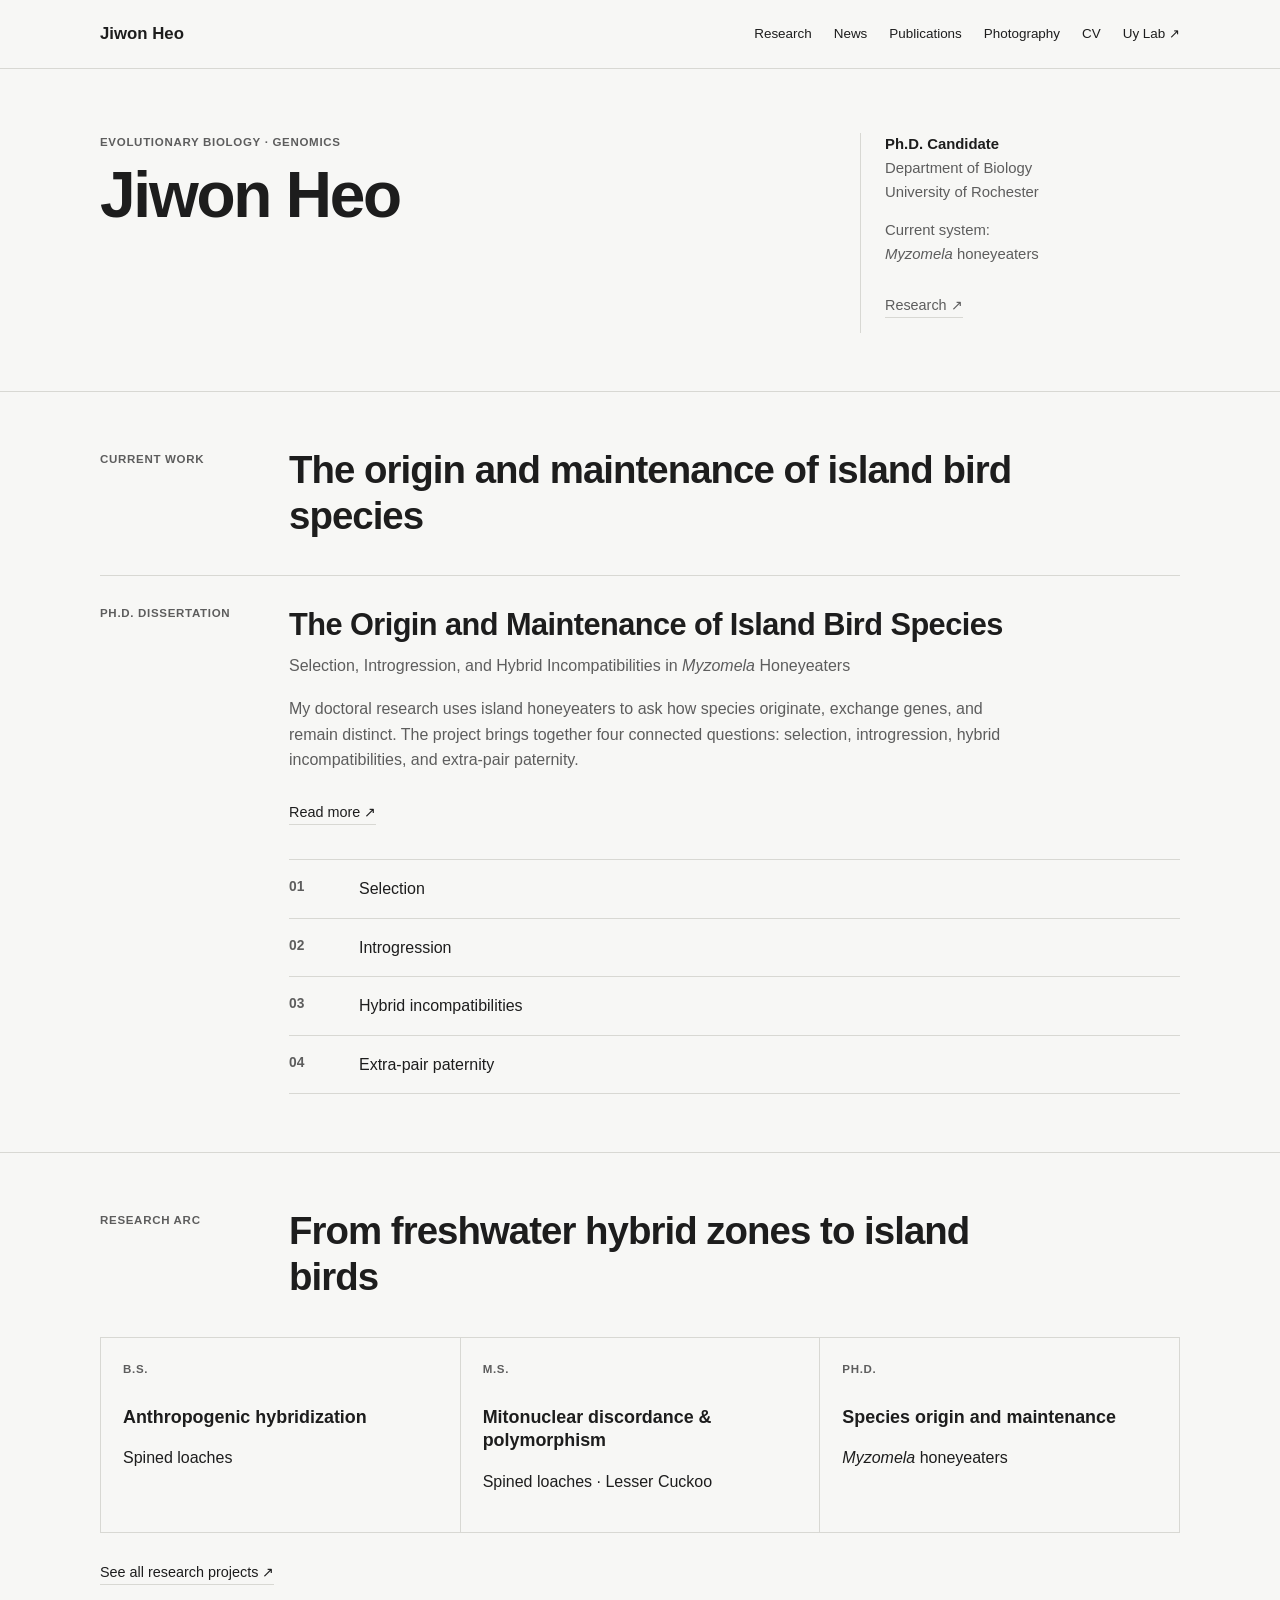
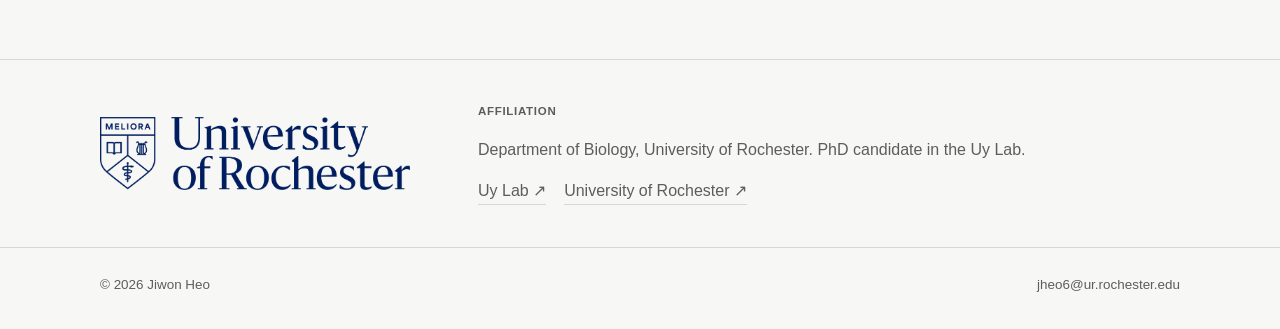
<file: index.html>
<!doctype html>
<html lang="en">
<head>
  <meta charset="utf-8">
  <meta name="viewport" content="width=device-width, initial-scale=1">
  <meta name="description" content="Jiwon Heo — evolutionary biology and genomics.">
  <title>Jiwon Heo</title>
  <link rel="stylesheet" href="style.css">
</head>
<body>
<header class="site-header">
  <div class="shell header-inner">
    <a class="site-name" href="index.html">Jiwon Heo</a>
    <nav aria-label="Primary navigation">
      <a href="research/index.html">Research</a>
      <a href="news/index.html">News</a>
      <a href="publications/index.html">Publications</a>
      <a href="photography/index.html">Photography</a>
      <a href="cv/index.html">CV</a>
      <a class="external" href="https://tropbiolab.org/JACU/" target="_blank" rel="noopener">Uy Lab</a>
    </nav>
  </div>
</header>
<main>

<section class="shell hero">
  <div>
    <div class="kicker">Evolutionary biology · genomics</div>
    <h1>Jiwon Heo</h1>
  </div>
  <aside class="hero-side">
    <p><strong>Ph.D. Candidate</strong><br>Department of Biology<br>University of Rochester</p>
    <p>Current system:<br><em>Myzomela</em> honeyeaters</p>
    <p><a class="text-link" href="research/index.html">Research</a></p>
  </aside>
</section>

<section class="rule-section">
  <div class="shell">
    <div class="section-head">
      <div class="section-label">Current work</div>
      <h2>The origin and maintenance of island bird species</h2>
    </div>

    <div class="current-project">
      <div class="project-meta">Ph.D. dissertation</div>
      <div>
        <h3>The Origin and Maintenance of Island Bird Species</h3>
        <p class="subtitle">Selection, Introgression, and Hybrid Incompatibilities in <em>Myzomela</em> Honeyeaters</p>
        <p class="project-summary">
          My doctoral research uses island honeyeaters to ask how species originate,
          exchange genes, and remain distinct. The project brings together four connected
          questions: selection, introgression, hybrid incompatibilities, and extra-pair paternity.
        </p>
        <a class="read-more" href="research/myzomela/index.html">Read more</a>

        <div class="topic-index" aria-label="PhD research topics">
          <a class="topic-row" href="research/myzomela/index.html#selection">
            <span class="topic-number">01</span><span class="topic-name">Selection</span>
          </a>
          <a class="topic-row" href="research/myzomela/index.html#introgression">
            <span class="topic-number">02</span><span class="topic-name">Introgression</span>
          </a>
          <a class="topic-row" href="research/myzomela/index.html#incompatibilities">
            <span class="topic-number">03</span><span class="topic-name">Hybrid incompatibilities</span>
          </a>
          <a class="topic-row" href="research/myzomela/index.html#epp">
            <span class="topic-number">04</span><span class="topic-name">Extra-pair paternity</span>
          </a>
        </div>
      </div>
    </div>
  </div>
</section>

<section class="rule-section">
  <div class="shell">
    <div class="section-head">
      <div class="section-label">Research arc</div>
      <h2>From freshwater hybrid zones to island birds</h2>
    </div>

    <div class="research-arc">
      <div>
        <div class="field-note">B.S.</div>
        <h3>Anthropogenic hybridization</h3>
        <p>Spined loaches</p>
      </div>
      <div>
        <div class="field-note">M.S.</div>
        <h3>Mitonuclear discordance & polymorphism</h3>
        <p>Spined loaches · Lesser Cuckoo</p>
      </div>
      <div>
        <div class="field-note">Ph.D.</div>
        <h3>Species origin and maintenance</h3>
        <p><em>Myzomela</em> honeyeaters</p>
      </div>
    </div>

    <p><a class="read-more" href="research/index.html">See all research projects</a></p>
  </div>
</section>

</main>
<section class="affiliation">
  <div class="shell affiliation-inner">
    <a href="https://www.rochester.edu/" target="_blank" rel="noopener" aria-label="University of Rochester">
      <img class="ur-logo" src="assets/university-of-rochester-logo.png" alt="University of Rochester">
    </a>
    <div class="affiliation-copy">
      <div class="section-label">Affiliation</div>
      <p>Department of Biology, University of Rochester. PhD candidate in the Uy Lab.</p>
      <div class="affiliation-links">
        <a href="https://tropbiolab.org/JACU/" target="_blank" rel="noopener">Uy Lab ↗</a>
        <a href="https://www.rochester.edu/" target="_blank" rel="noopener">University of Rochester ↗</a>
      </div>
    </div>
  </div>
</section>
<footer class="site-footer">
  <div class="shell footer-inner">
    <span>© 2026 Jiwon Heo</span>
    <a href="mailto:jheo6@ur.rochester.edu">jheo6@ur.rochester.edu</a>
  </div>
</footer>
</body>
</html>
</file>
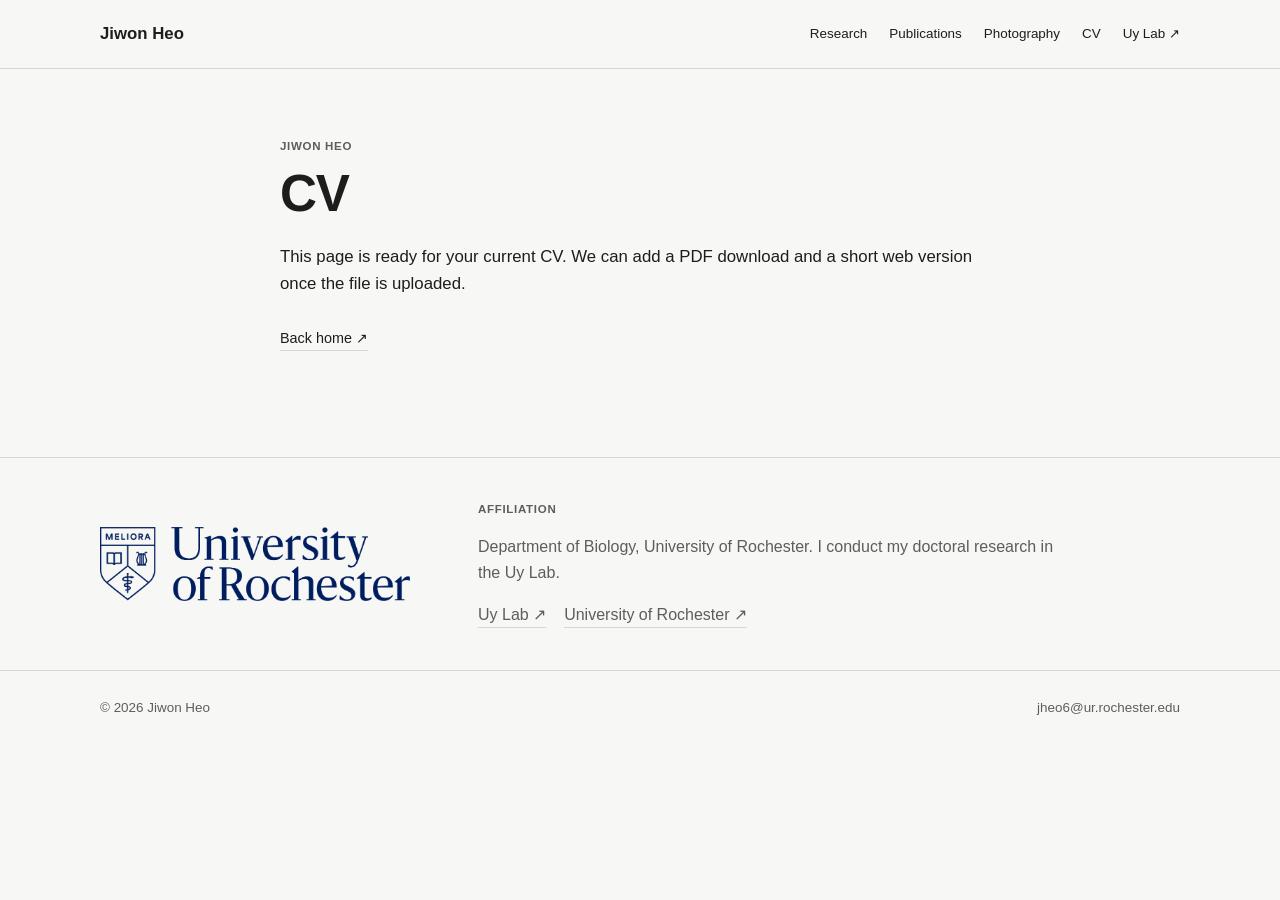
<file: cv/index.html>
<!doctype html>
<html lang="en">
<head>
  <meta charset="utf-8">
  <meta name="viewport" content="width=device-width, initial-scale=1">
  <meta name="description" content="Jiwon Heo — evolutionary biology and genomics.">
  <title>CV — Jiwon Heo</title>
  <link rel="stylesheet" href="../style.css">
</head>
<body>
<header class="site-header">
  <div class="shell header-inner">
    <a class="site-name" href="../index.html">Jiwon Heo</a>
    <nav aria-label="Primary navigation">
      <a href="../research/index.html">Research</a>
      <a href="../publications/index.html">Publications</a>
      <a href="../photography/index.html">Photography</a>
      <a href="../cv/index.html">CV</a>
      <a class="external" href="https://tropbiolab.org/JACU/" target="_blank" rel="noopener">Uy Lab</a>
    </nav>
  </div>
</header>
<main>

<section class="shell placeholder-copy">
  <div class="section-label">Jiwon Heo</div>
  <h1>CV</h1>
  <p class="intro">This page is ready for your current CV. We can add a PDF download and a short web version once the file is uploaded.</p>
  <p><a class="text-link" href="../index.html">Back home</a></p>
</section>

</main>
<section class="affiliation">
  <div class="shell affiliation-inner">
    <a href="https://www.rochester.edu/" target="_blank" rel="noopener" aria-label="University of Rochester">
      <img class="ur-logo" src="../assets/university-of-rochester-logo.png" alt="University of Rochester">
    </a>
    <div class="affiliation-copy">
      <div class="section-label">Affiliation</div>
      <p>Department of Biology, University of Rochester. I conduct my doctoral research in the Uy Lab.</p>
      <div class="affiliation-links">
        <a href="https://tropbiolab.org/JACU/" target="_blank" rel="noopener">Uy Lab ↗</a>
        <a href="https://www.rochester.edu/" target="_blank" rel="noopener">University of Rochester ↗</a>
      </div>
    </div>
  </div>
</section>
<footer class="site-footer">
  <div class="shell footer-inner">
    <span>© 2026 Jiwon Heo</span>
    <a href="mailto:jheo6@ur.rochester.edu">jheo6@ur.rochester.edu</a>
  </div>
</footer>
</body>
</html>
</file>
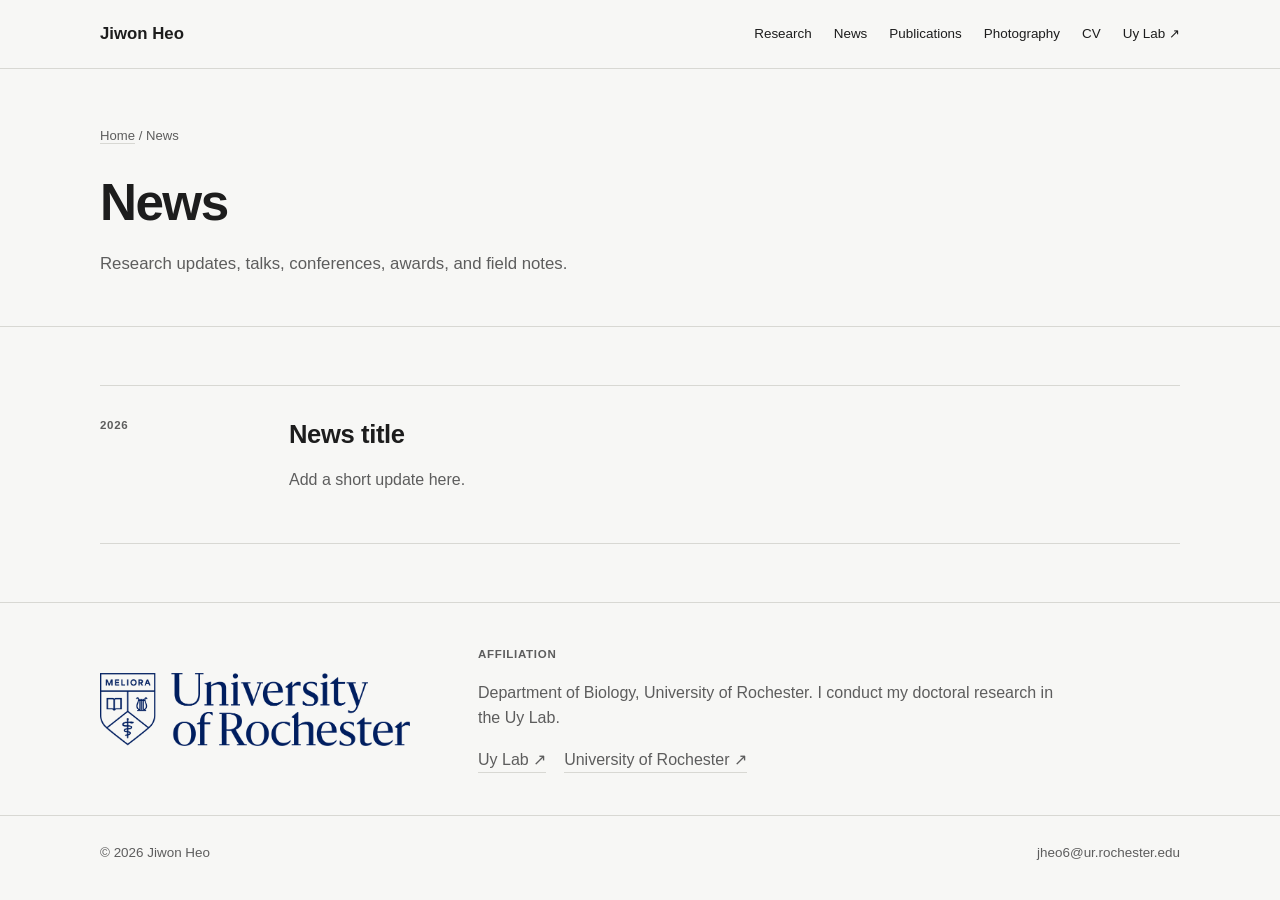
<file: news/index.html>
<!doctype html>
<html lang="en">
<head>
  <meta charset="utf-8">
  <meta name="viewport" content="width=device-width, initial-scale=1">
  <meta name="description" content="News and updates from Jiwon Heo.">
  <title>News — Jiwon Heo</title>
  <link rel="stylesheet" href="../style.css">
</head>
<body>
<header class="site-header">
  <div class="shell header-inner">
    <a class="site-name" href="../index.html">Jiwon Heo</a>
    <nav aria-label="Primary navigation">
      <a href="../research/index.html">Research</a>
      <a href="index.html">News</a>
      <a href="../publications/index.html">Publications</a>
      <a href="../photography/index.html">Photography</a>
      <a href="../cv/index.html">CV</a>
      <a class="external" href="https://tropbiolab.org/JACU/" target="_blank" rel="noopener">Uy Lab</a>
    </nav>
  </div>
</header>

<main>
<section class="shell page-hero">
  <div class="breadcrumb"><a href="../index.html">Home</a> / News</div>
  <h1 class="page-title">News</h1>
  <p class="page-deck">Research updates, talks, conferences, awards, and field notes.</p>
</section>

<section class="rule-section">
  <div class="shell">
    <div class="project-list">
      <article>
        <div class="project-meta">2026</div>
        <div>
          <h3>News title</h3>
          <p>Add a short update here.</p>
        </div>
      </article>
    </div>
  </div>
</section>
</main>

<section class="affiliation">
  <div class="shell affiliation-inner">
    <a href="https://www.rochester.edu/" target="_blank" rel="noopener" aria-label="University of Rochester">
      <img class="ur-logo" src="../assets/university-of-rochester-logo.png" alt="University of Rochester">
    </a>
    <div class="affiliation-copy">
      <div class="section-label">Affiliation</div>
      <p>Department of Biology, University of Rochester. I conduct my doctoral research in the Uy Lab.</p>
      <div class="affiliation-links">
        <a href="https://tropbiolab.org/JACU/" target="_blank" rel="noopener">Uy Lab ↗</a>
        <a href="https://www.rochester.edu/" target="_blank" rel="noopener">University of Rochester ↗</a>
      </div>
    </div>
  </div>
</section>

<footer class="site-footer">
  <div class="shell footer-inner">
    <span>© 2026 Jiwon Heo</span>
    <a href="mailto:jheo6@ur.rochester.edu">jheo6@ur.rochester.edu</a>
  </div>
</footer>
</body>
</html>
</file>
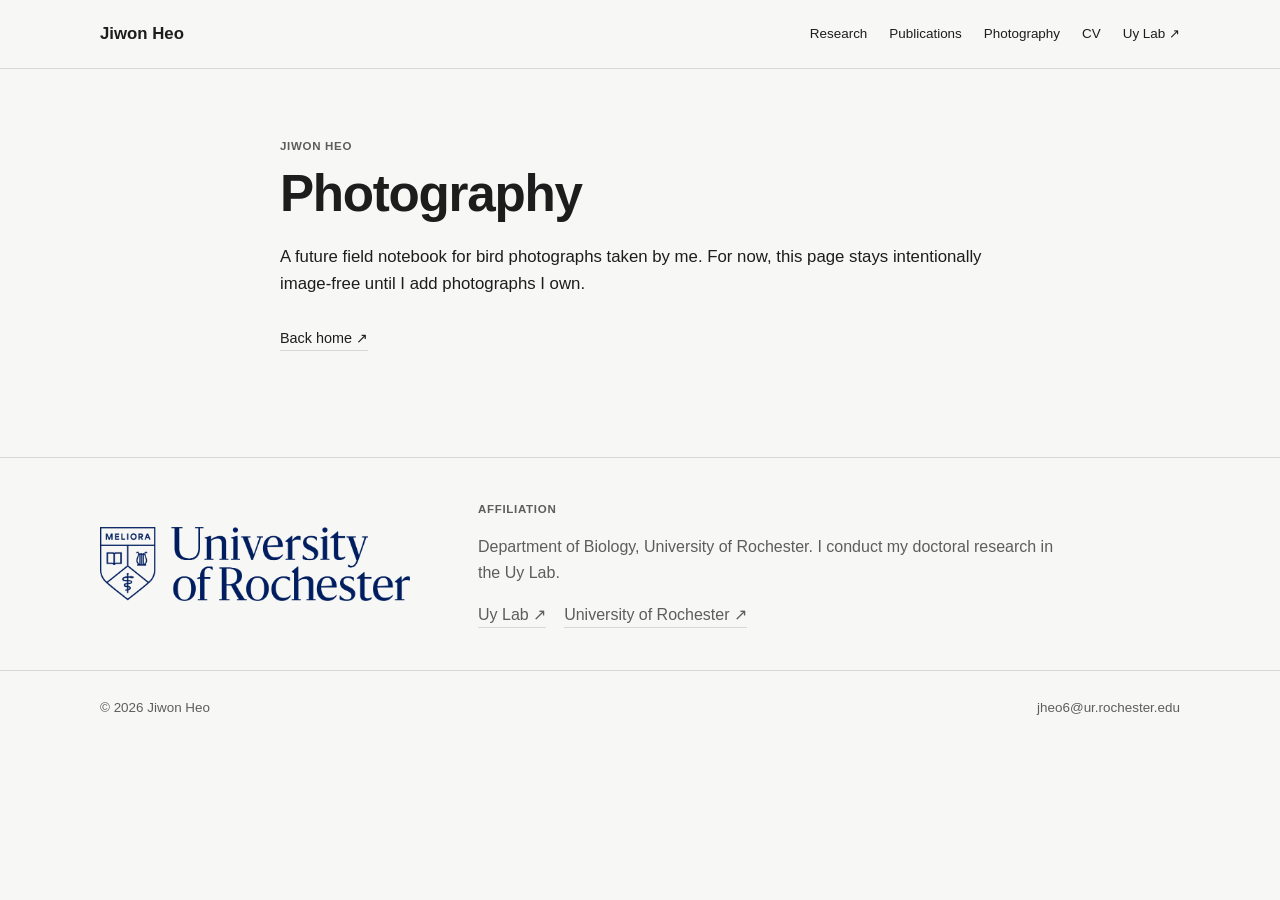
<file: photography/index.html>
<!doctype html>
<html lang="en">
<head>
  <meta charset="utf-8">
  <meta name="viewport" content="width=device-width, initial-scale=1">
  <meta name="description" content="Jiwon Heo — evolutionary biology and genomics.">
  <title>Photography — Jiwon Heo</title>
  <link rel="stylesheet" href="../style.css">
</head>
<body>
<header class="site-header">
  <div class="shell header-inner">
    <a class="site-name" href="../index.html">Jiwon Heo</a>
    <nav aria-label="Primary navigation">
      <a href="../research/index.html">Research</a>
      <a href="../publications/index.html">Publications</a>
      <a href="../photography/index.html">Photography</a>
      <a href="../cv/index.html">CV</a>
      <a class="external" href="https://tropbiolab.org/JACU/" target="_blank" rel="noopener">Uy Lab</a>
    </nav>
  </div>
</header>
<main>

<section class="shell placeholder-copy">
  <div class="section-label">Jiwon Heo</div>
  <h1>Photography</h1>
  <p class="intro">A future field notebook for bird photographs taken by me. For now, this page stays intentionally image-free until I add photographs I own.</p>
  <p><a class="text-link" href="../index.html">Back home</a></p>
</section>

</main>
<section class="affiliation">
  <div class="shell affiliation-inner">
    <a href="https://www.rochester.edu/" target="_blank" rel="noopener" aria-label="University of Rochester">
      <img class="ur-logo" src="../assets/university-of-rochester-logo.png" alt="University of Rochester">
    </a>
    <div class="affiliation-copy">
      <div class="section-label">Affiliation</div>
      <p>Department of Biology, University of Rochester. I conduct my doctoral research in the Uy Lab.</p>
      <div class="affiliation-links">
        <a href="https://tropbiolab.org/JACU/" target="_blank" rel="noopener">Uy Lab ↗</a>
        <a href="https://www.rochester.edu/" target="_blank" rel="noopener">University of Rochester ↗</a>
      </div>
    </div>
  </div>
</section>
<footer class="site-footer">
  <div class="shell footer-inner">
    <span>© 2026 Jiwon Heo</span>
    <a href="mailto:jheo6@ur.rochester.edu">jheo6@ur.rochester.edu</a>
  </div>
</footer>
</body>
</html>
</file>
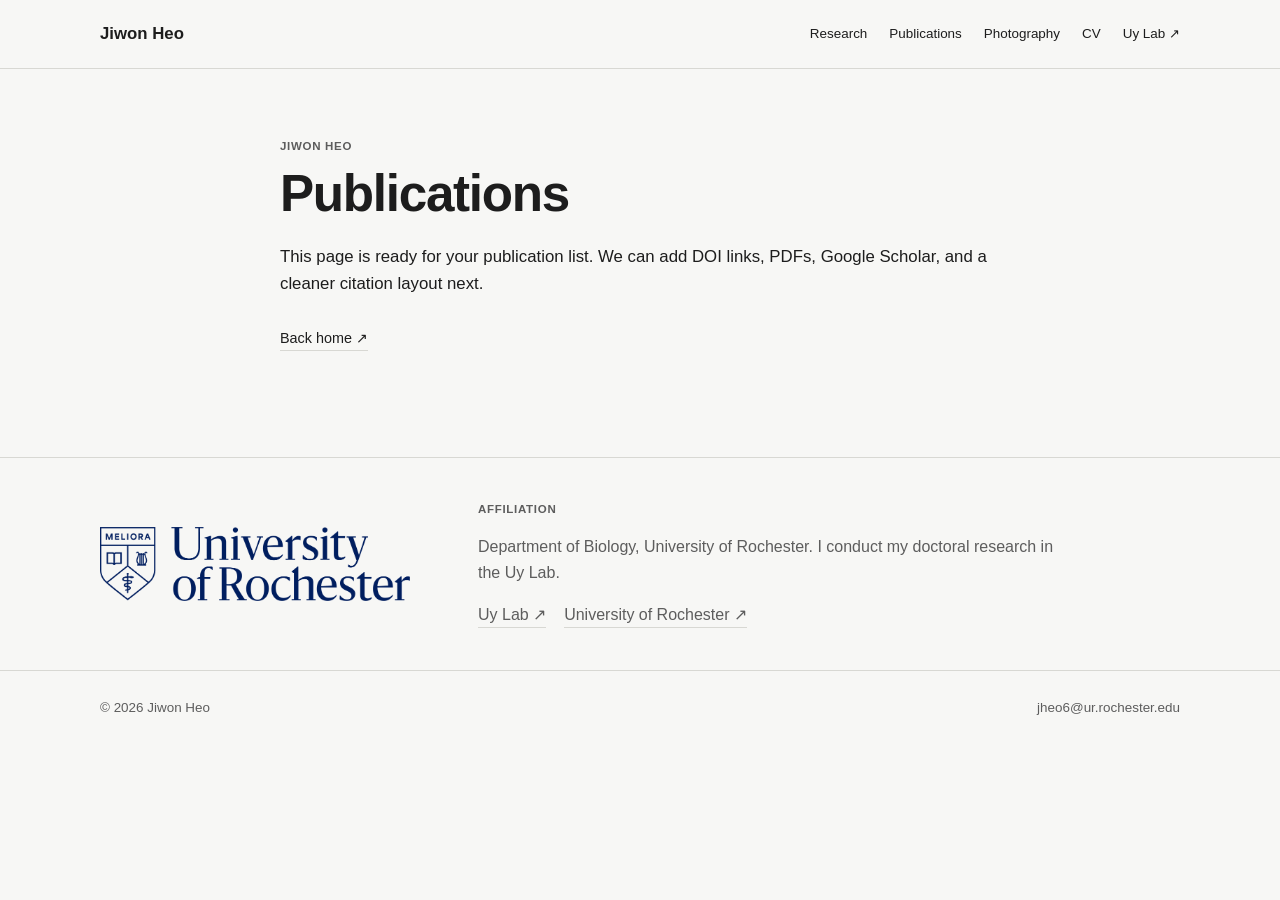
<file: publications/index.html>
<!doctype html>
<html lang="en">
<head>
  <meta charset="utf-8">
  <meta name="viewport" content="width=device-width, initial-scale=1">
  <meta name="description" content="Jiwon Heo — evolutionary biology and genomics.">
  <title>Publications — Jiwon Heo</title>
  <link rel="stylesheet" href="../style.css">
</head>
<body>
<header class="site-header">
  <div class="shell header-inner">
    <a class="site-name" href="../index.html">Jiwon Heo</a>
    <nav aria-label="Primary navigation">
      <a href="../research/index.html">Research</a>
      <a href="../publications/index.html">Publications</a>
      <a href="../photography/index.html">Photography</a>
      <a href="../cv/index.html">CV</a>
      <a class="external" href="https://tropbiolab.org/JACU/" target="_blank" rel="noopener">Uy Lab</a>
    </nav>
  </div>
</header>
<main>

<section class="shell placeholder-copy">
  <div class="section-label">Jiwon Heo</div>
  <h1>Publications</h1>
  <p class="intro">This page is ready for your publication list. We can add DOI links, PDFs, Google Scholar, and a cleaner citation layout next.</p>
  <p><a class="text-link" href="../index.html">Back home</a></p>
</section>

</main>
<section class="affiliation">
  <div class="shell affiliation-inner">
    <a href="https://www.rochester.edu/" target="_blank" rel="noopener" aria-label="University of Rochester">
      <img class="ur-logo" src="../assets/university-of-rochester-logo.png" alt="University of Rochester">
    </a>
    <div class="affiliation-copy">
      <div class="section-label">Affiliation</div>
      <p>Department of Biology, University of Rochester. I conduct my doctoral research in the Uy Lab.</p>
      <div class="affiliation-links">
        <a href="https://tropbiolab.org/JACU/" target="_blank" rel="noopener">Uy Lab ↗</a>
        <a href="https://www.rochester.edu/" target="_blank" rel="noopener">University of Rochester ↗</a>
      </div>
    </div>
  </div>
</section>
<footer class="site-footer">
  <div class="shell footer-inner">
    <span>© 2026 Jiwon Heo</span>
    <a href="mailto:jheo6@ur.rochester.edu">jheo6@ur.rochester.edu</a>
  </div>
</footer>
</body>
</html>
</file>
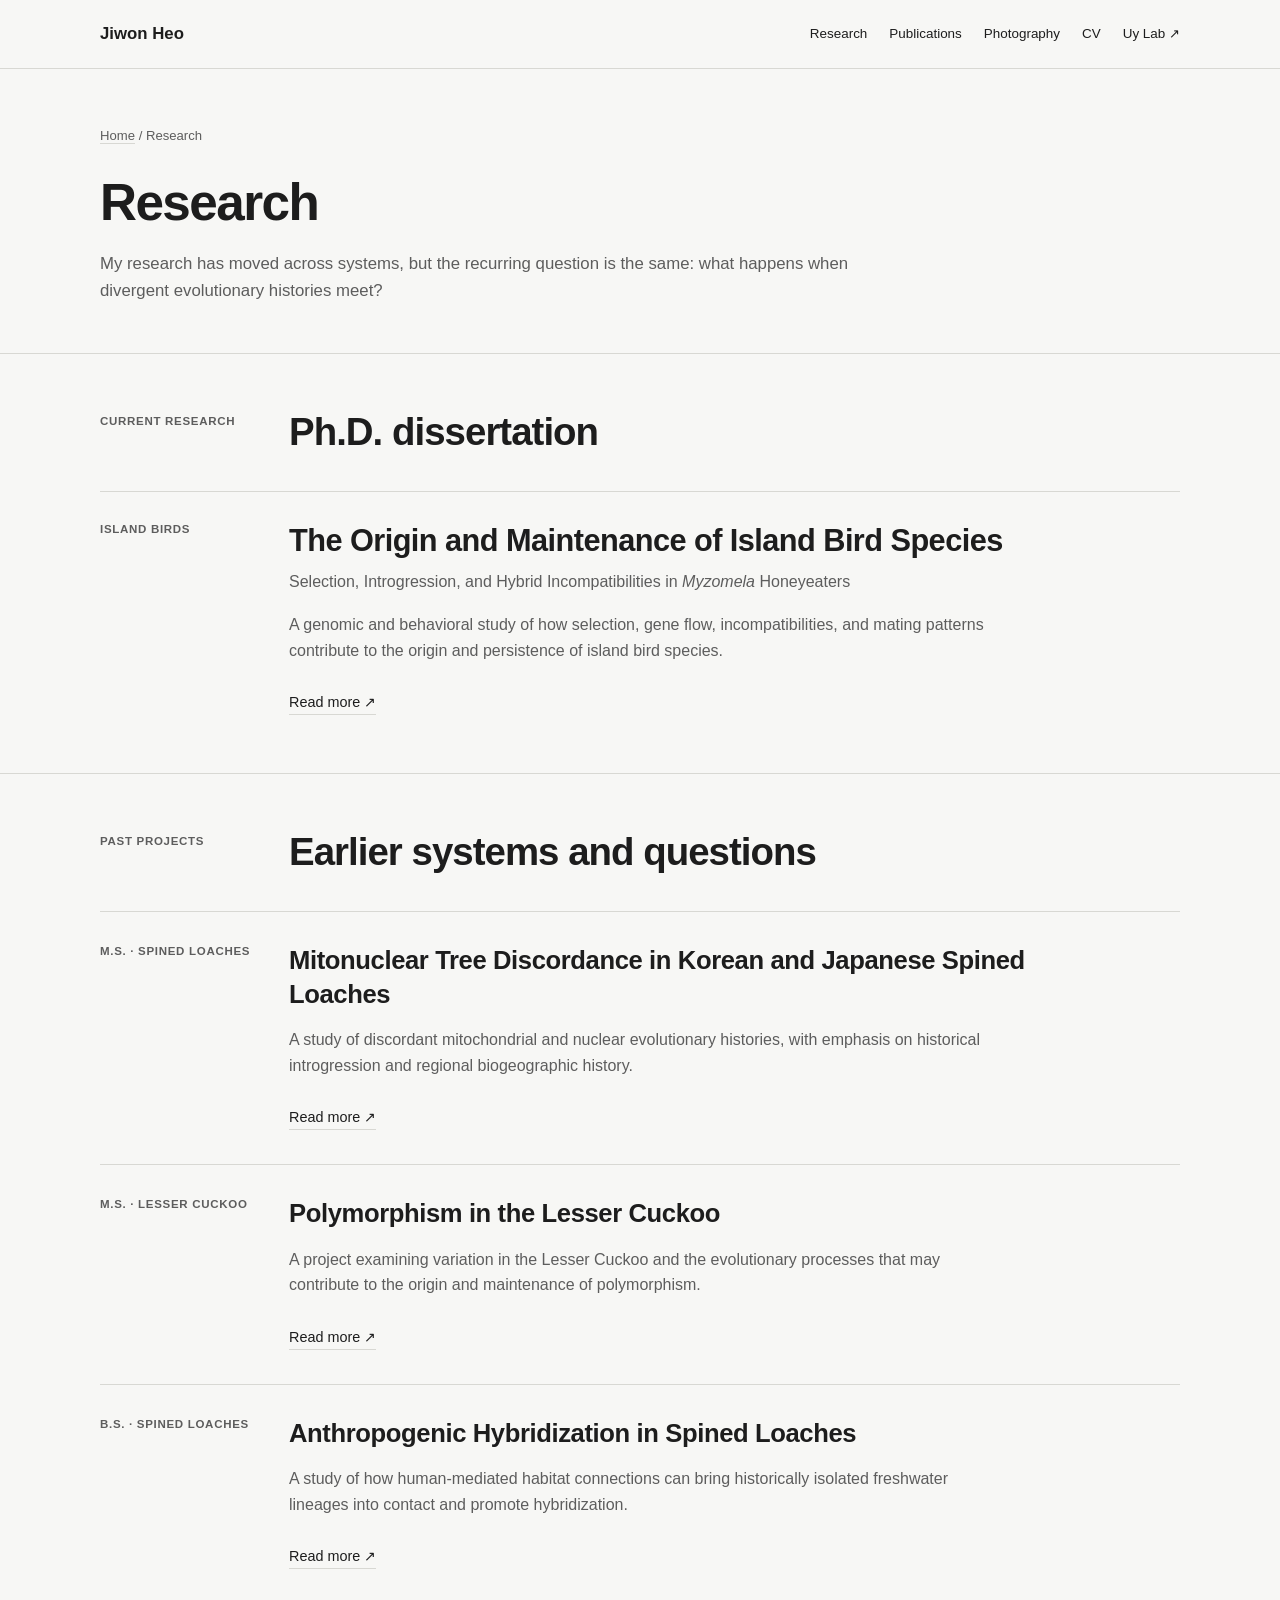
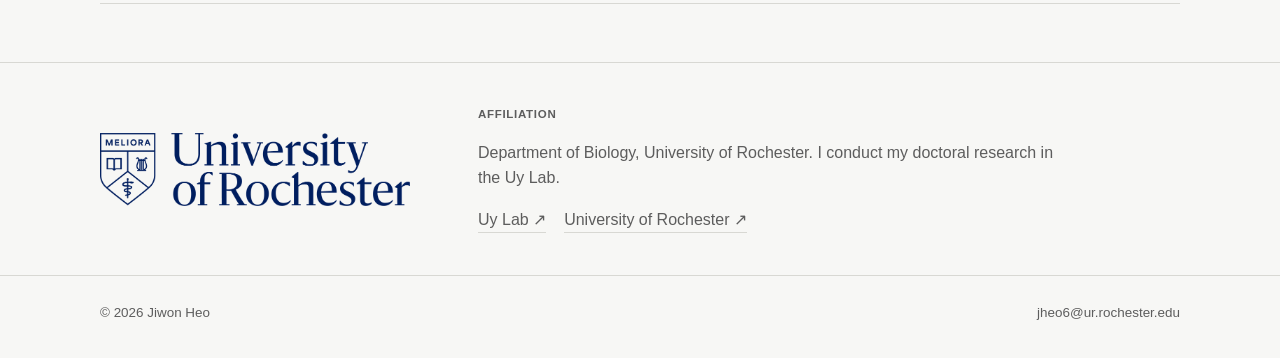
<file: research/index.html>
<!doctype html>
<html lang="en">
<head>
  <meta charset="utf-8">
  <meta name="viewport" content="width=device-width, initial-scale=1">
  <meta name="description" content="Jiwon Heo — evolutionary biology and genomics.">
  <title>Research — Jiwon Heo</title>
  <link rel="stylesheet" href="../style.css">
</head>
<body>
<header class="site-header">
  <div class="shell header-inner">
    <a class="site-name" href="../index.html">Jiwon Heo</a>
    <nav aria-label="Primary navigation">
      <a href="../research/index.html">Research</a>
      <a href="../publications/index.html">Publications</a>
      <a href="../photography/index.html">Photography</a>
      <a href="../cv/index.html">CV</a>
      <a class="external" href="https://tropbiolab.org/JACU/" target="_blank" rel="noopener">Uy Lab</a>
    </nav>
  </div>
</header>
<main>

<section class="shell page-hero">
  <div class="breadcrumb"><a href="../index.html">Home</a> / Research</div>
  <h1 class="page-title">Research</h1>
  <p class="page-deck">
    My research has moved across systems, but the recurring question is the same:
    what happens when divergent evolutionary histories meet?
  </p>
</section>

<section class="rule-section">
  <div class="shell">
    <div class="section-head">
      <div class="section-label">Current research</div>
      <h2>Ph.D. dissertation</h2>
    </div>
    <div class="current-project">
      <div class="project-meta">Island birds</div>
      <div>
        <h3>The Origin and Maintenance of Island Bird Species</h3>
        <p class="subtitle">Selection, Introgression, and Hybrid Incompatibilities in <em>Myzomela</em> Honeyeaters</p>
        <p class="project-summary">
          A genomic and behavioral study of how selection, gene flow, incompatibilities,
          and mating patterns contribute to the origin and persistence of island bird species.
        </p>
        <a class="read-more" href="myzomela/index.html">Read more</a>
      </div>
    </div>
  </div>
</section>

<section class="rule-section">
  <div class="shell">
    <div class="section-head">
      <div class="section-label">Past projects</div>
      <h2>Earlier systems and questions</h2>
    </div>

    <div class="project-list">
      <article>
        <div class="project-meta">M.S. · Spined loaches</div>
        <div>
          <h3>Mitonuclear Tree Discordance in Korean and Japanese Spined Loaches</h3>
          <p>
            A study of discordant mitochondrial and nuclear evolutionary histories,
            with emphasis on historical introgression and regional biogeographic history.
          </p>
          <a class="read-more" href="mitonuclear-loach/index.html">Read more</a>
        </div>
      </article>

      <article>
        <div class="project-meta">M.S. · Lesser Cuckoo</div>
        <div>
          <h3>Polymorphism in the Lesser Cuckoo</h3>
          <p>
            A project examining variation in the Lesser Cuckoo and the evolutionary
            processes that may contribute to the origin and maintenance of polymorphism.
          </p>
          <a class="read-more" href="lesser-cuckoo/index.html">Read more</a>
        </div>
      </article>

      <article>
        <div class="project-meta">B.S. · Spined loaches</div>
        <div>
          <h3>Anthropogenic Hybridization in Spined Loaches</h3>
          <p>
            A study of how human-mediated habitat connections can bring historically
            isolated freshwater lineages into contact and promote hybridization.
          </p>
          <a class="read-more" href="anthropogenic-hybridization/index.html">Read more</a>
        </div>
      </article>
    </div>
  </div>
</section>

</main>
<section class="affiliation">
  <div class="shell affiliation-inner">
    <a href="https://www.rochester.edu/" target="_blank" rel="noopener" aria-label="University of Rochester">
      <img class="ur-logo" src="../assets/university-of-rochester-logo.png" alt="University of Rochester">
    </a>
    <div class="affiliation-copy">
      <div class="section-label">Affiliation</div>
      <p>Department of Biology, University of Rochester. I conduct my doctoral research in the Uy Lab.</p>
      <div class="affiliation-links">
        <a href="https://tropbiolab.org/JACU/" target="_blank" rel="noopener">Uy Lab ↗</a>
        <a href="https://www.rochester.edu/" target="_blank" rel="noopener">University of Rochester ↗</a>
      </div>
    </div>
  </div>
</section>
<footer class="site-footer">
  <div class="shell footer-inner">
    <span>© 2026 Jiwon Heo</span>
    <a href="mailto:jheo6@ur.rochester.edu">jheo6@ur.rochester.edu</a>
  </div>
</footer>
</body>
</html>
</file>
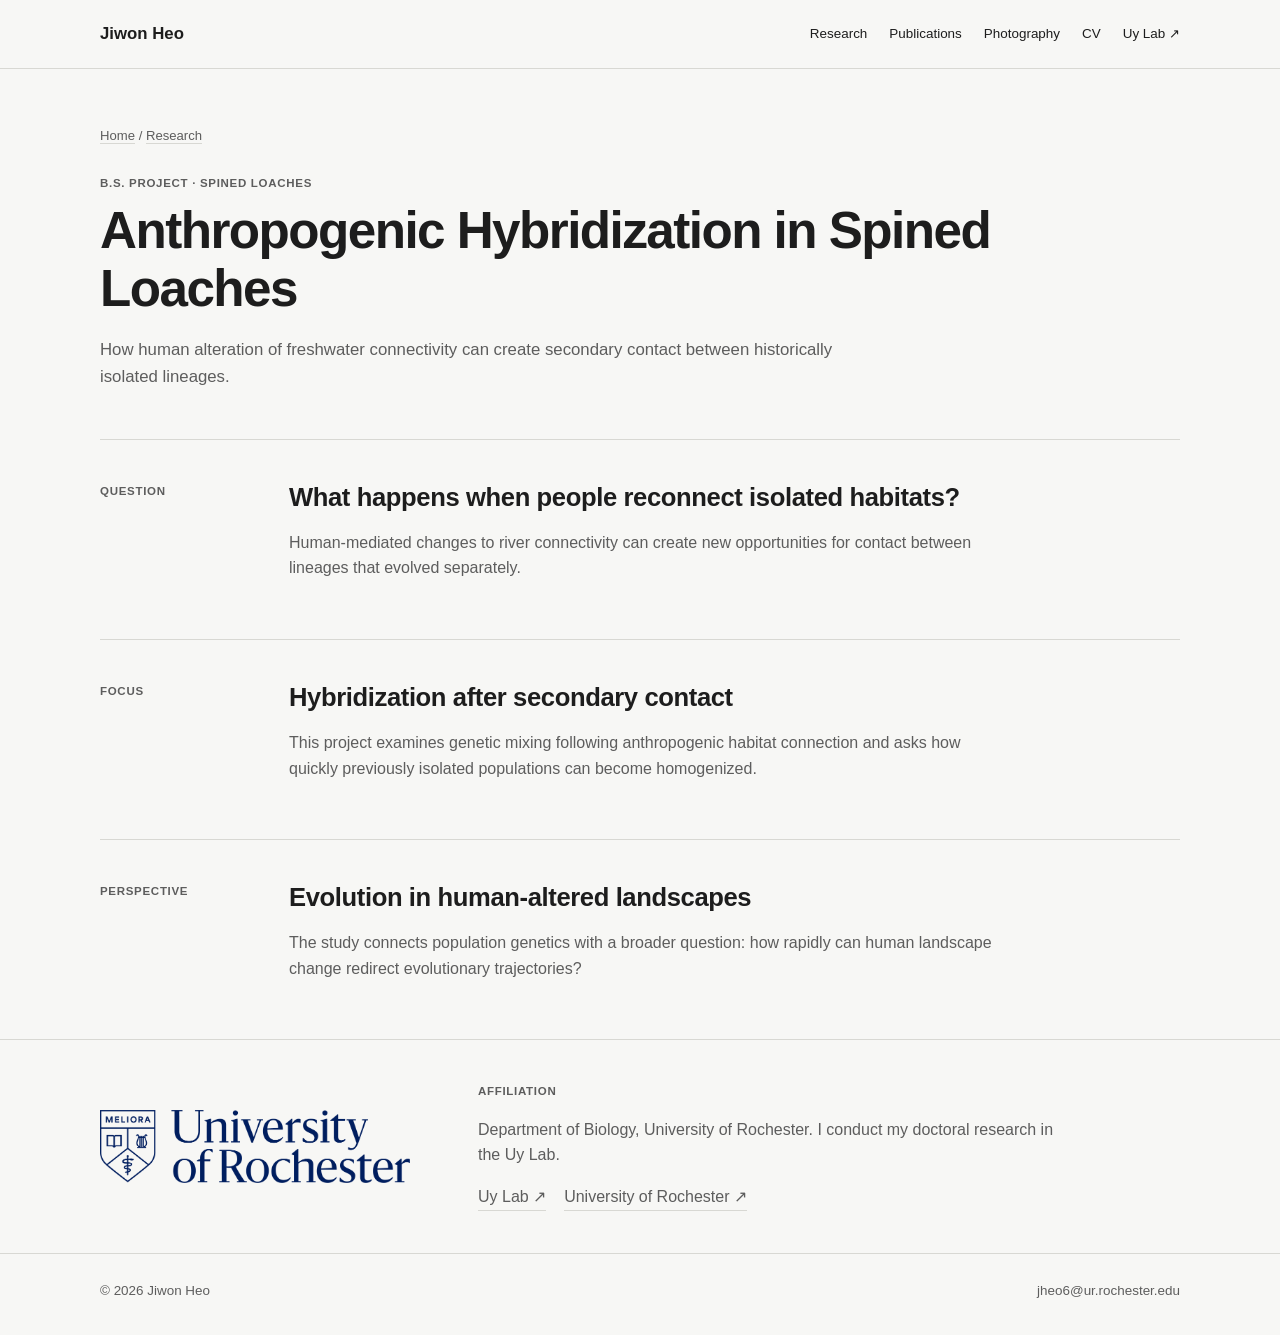
<file: research/anthropogenic-hybridization/index.html>
<!doctype html>
<html lang="en">
<head>
  <meta charset="utf-8">
  <meta name="viewport" content="width=device-width, initial-scale=1">
  <meta name="description" content="Jiwon Heo — evolutionary biology and genomics.">
  <title>Anthropogenic Hybridization — Jiwon Heo</title>
  <link rel="stylesheet" href="../../style.css">
</head>
<body>
<header class="site-header">
  <div class="shell header-inner">
    <a class="site-name" href="../../index.html">Jiwon Heo</a>
    <nav aria-label="Primary navigation">
      <a href="../../research/index.html">Research</a>
      <a href="../../publications/index.html">Publications</a>
      <a href="../../photography/index.html">Photography</a>
      <a href="../../cv/index.html">CV</a>
      <a class="external" href="https://tropbiolab.org/JACU/" target="_blank" rel="noopener">Uy Lab</a>
    </nav>
  </div>
</header>
<main>

<section class="shell page-hero">
  <div class="breadcrumb"><a href="../../index.html">Home</a> / <a href="../index.html">Research</a></div>
  <div class="project-meta">B.S. project · Spined loaches</div>
  <h1 class="detail-title page-title">Anthropogenic Hybridization in Spined Loaches</h1>
  <p class="page-deck">How human alteration of freshwater connectivity can create secondary contact between historically isolated lineages.</p>
</section>

<section class="shell detail-layout">
  <div class="section-label">Question</div>
  <div>
    <h2>What happens when people reconnect isolated habitats?</h2>
    <p>Human-mediated changes to river connectivity can create new opportunities for contact between lineages that evolved separately.</p>
  </div>
</section>

<section class="shell detail-layout">
  <div class="section-label">Focus</div>
  <div>
    <h2>Hybridization after secondary contact</h2>
    <p>This project examines genetic mixing following anthropogenic habitat connection and asks how quickly previously isolated populations can become homogenized.</p>
  </div>
</section>

<section class="shell detail-layout">
  <div class="section-label">Perspective</div>
  <div>
    <h2>Evolution in human-altered landscapes</h2>
    <p>The study connects population genetics with a broader question: how rapidly can human landscape change redirect evolutionary trajectories?</p>
  </div>
</section>


</main>
<section class="affiliation">
  <div class="shell affiliation-inner">
    <a href="https://www.rochester.edu/" target="_blank" rel="noopener" aria-label="University of Rochester">
      <img class="ur-logo" src="../../assets/university-of-rochester-logo.png" alt="University of Rochester">
    </a>
    <div class="affiliation-copy">
      <div class="section-label">Affiliation</div>
      <p>Department of Biology, University of Rochester. I conduct my doctoral research in the Uy Lab.</p>
      <div class="affiliation-links">
        <a href="https://tropbiolab.org/JACU/" target="_blank" rel="noopener">Uy Lab ↗</a>
        <a href="https://www.rochester.edu/" target="_blank" rel="noopener">University of Rochester ↗</a>
      </div>
    </div>
  </div>
</section>
<footer class="site-footer">
  <div class="shell footer-inner">
    <span>© 2026 Jiwon Heo</span>
    <a href="mailto:jheo6@ur.rochester.edu">jheo6@ur.rochester.edu</a>
  </div>
</footer>
</body>
</html>
</file>
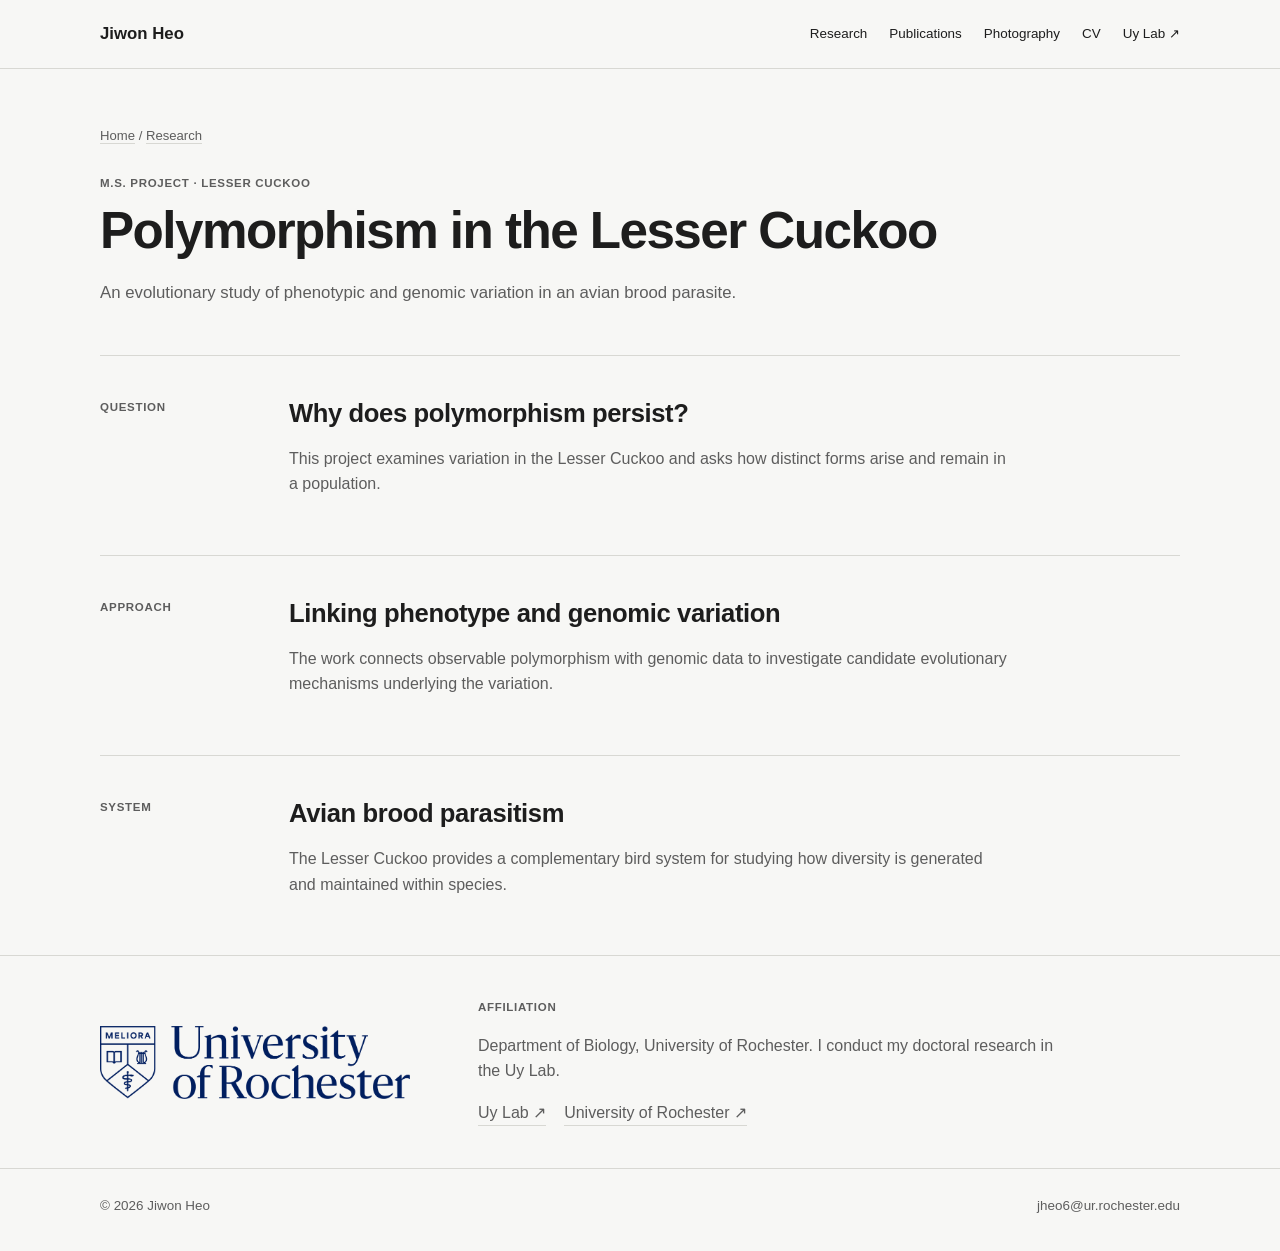
<file: research/lesser-cuckoo/index.html>
<!doctype html>
<html lang="en">
<head>
  <meta charset="utf-8">
  <meta name="viewport" content="width=device-width, initial-scale=1">
  <meta name="description" content="Jiwon Heo — evolutionary biology and genomics.">
  <title>Lesser Cuckoo Polymorphism — Jiwon Heo</title>
  <link rel="stylesheet" href="../../style.css">
</head>
<body>
<header class="site-header">
  <div class="shell header-inner">
    <a class="site-name" href="../../index.html">Jiwon Heo</a>
    <nav aria-label="Primary navigation">
      <a href="../../research/index.html">Research</a>
      <a href="../../publications/index.html">Publications</a>
      <a href="../../photography/index.html">Photography</a>
      <a href="../../cv/index.html">CV</a>
      <a class="external" href="https://tropbiolab.org/JACU/" target="_blank" rel="noopener">Uy Lab</a>
    </nav>
  </div>
</header>
<main>

<section class="shell page-hero">
  <div class="breadcrumb"><a href="../../index.html">Home</a> / <a href="../index.html">Research</a></div>
  <div class="project-meta">M.S. project · Lesser Cuckoo</div>
  <h1 class="detail-title page-title">Polymorphism in the Lesser Cuckoo</h1>
  <p class="page-deck">An evolutionary study of phenotypic and genomic variation in an avian brood parasite.</p>
</section>

<section class="shell detail-layout">
  <div class="section-label">Question</div>
  <div>
    <h2>Why does polymorphism persist?</h2>
    <p>This project examines variation in the Lesser Cuckoo and asks how distinct forms arise and remain in a population.</p>
  </div>
</section>

<section class="shell detail-layout">
  <div class="section-label">Approach</div>
  <div>
    <h2>Linking phenotype and genomic variation</h2>
    <p>The work connects observable polymorphism with genomic data to investigate candidate evolutionary mechanisms underlying the variation.</p>
  </div>
</section>

<section class="shell detail-layout">
  <div class="section-label">System</div>
  <div>
    <h2>Avian brood parasitism</h2>
    <p>The Lesser Cuckoo provides a complementary bird system for studying how diversity is generated and maintained within species.</p>
  </div>
</section>


</main>
<section class="affiliation">
  <div class="shell affiliation-inner">
    <a href="https://www.rochester.edu/" target="_blank" rel="noopener" aria-label="University of Rochester">
      <img class="ur-logo" src="../../assets/university-of-rochester-logo.png" alt="University of Rochester">
    </a>
    <div class="affiliation-copy">
      <div class="section-label">Affiliation</div>
      <p>Department of Biology, University of Rochester. I conduct my doctoral research in the Uy Lab.</p>
      <div class="affiliation-links">
        <a href="https://tropbiolab.org/JACU/" target="_blank" rel="noopener">Uy Lab ↗</a>
        <a href="https://www.rochester.edu/" target="_blank" rel="noopener">University of Rochester ↗</a>
      </div>
    </div>
  </div>
</section>
<footer class="site-footer">
  <div class="shell footer-inner">
    <span>© 2026 Jiwon Heo</span>
    <a href="mailto:jheo6@ur.rochester.edu">jheo6@ur.rochester.edu</a>
  </div>
</footer>
</body>
</html>
</file>
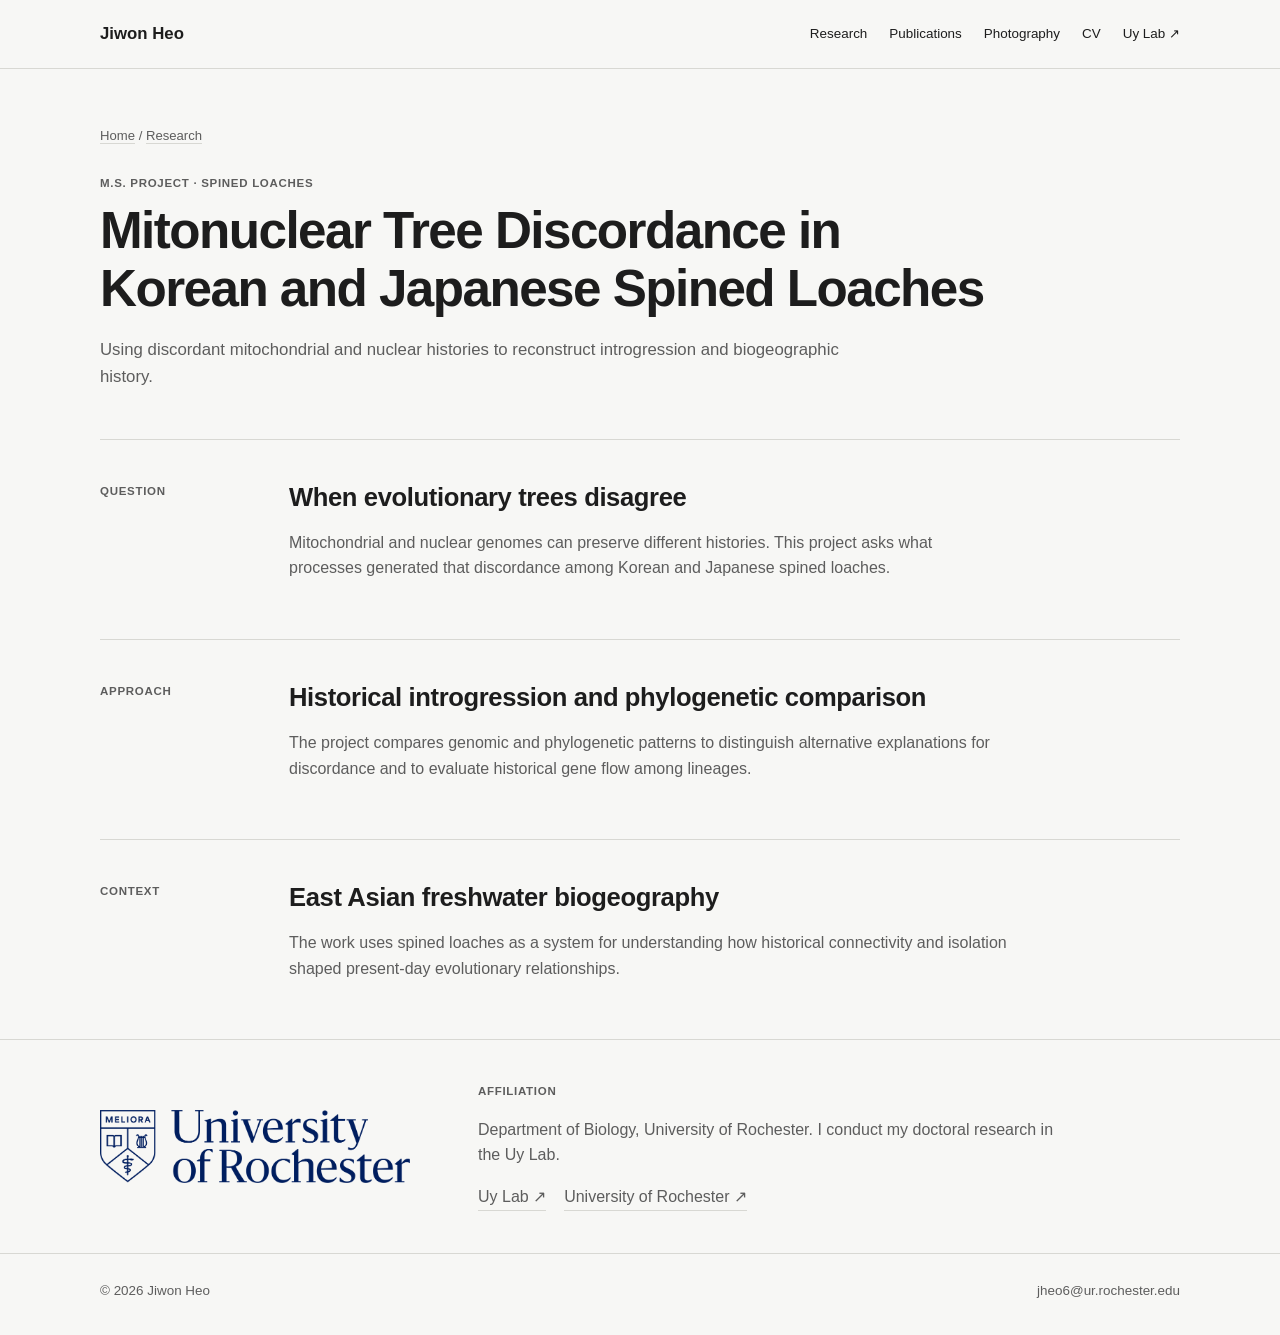
<file: research/mitonuclear-loach/index.html>
<!doctype html>
<html lang="en">
<head>
  <meta charset="utf-8">
  <meta name="viewport" content="width=device-width, initial-scale=1">
  <meta name="description" content="Jiwon Heo — evolutionary biology and genomics.">
  <title>Mitonuclear Discordance — Jiwon Heo</title>
  <link rel="stylesheet" href="../../style.css">
</head>
<body>
<header class="site-header">
  <div class="shell header-inner">
    <a class="site-name" href="../../index.html">Jiwon Heo</a>
    <nav aria-label="Primary navigation">
      <a href="../../research/index.html">Research</a>
      <a href="../../publications/index.html">Publications</a>
      <a href="../../photography/index.html">Photography</a>
      <a href="../../cv/index.html">CV</a>
      <a class="external" href="https://tropbiolab.org/JACU/" target="_blank" rel="noopener">Uy Lab</a>
    </nav>
  </div>
</header>
<main>

<section class="shell page-hero">
  <div class="breadcrumb"><a href="../../index.html">Home</a> / <a href="../index.html">Research</a></div>
  <div class="project-meta">M.S. project · Spined loaches</div>
  <h1 class="detail-title page-title">Mitonuclear Tree Discordance in Korean and Japanese Spined Loaches</h1>
  <p class="page-deck">Using discordant mitochondrial and nuclear histories to reconstruct introgression and biogeographic history.</p>
</section>

<section class="shell detail-layout">
  <div class="section-label">Question</div>
  <div>
    <h2>When evolutionary trees disagree</h2>
    <p>Mitochondrial and nuclear genomes can preserve different histories. This project asks what processes generated that discordance among Korean and Japanese spined loaches.</p>
  </div>
</section>

<section class="shell detail-layout">
  <div class="section-label">Approach</div>
  <div>
    <h2>Historical introgression and phylogenetic comparison</h2>
    <p>The project compares genomic and phylogenetic patterns to distinguish alternative explanations for discordance and to evaluate historical gene flow among lineages.</p>
  </div>
</section>

<section class="shell detail-layout">
  <div class="section-label">Context</div>
  <div>
    <h2>East Asian freshwater biogeography</h2>
    <p>The work uses spined loaches as a system for understanding how historical connectivity and isolation shaped present-day evolutionary relationships.</p>
  </div>
</section>


</main>
<section class="affiliation">
  <div class="shell affiliation-inner">
    <a href="https://www.rochester.edu/" target="_blank" rel="noopener" aria-label="University of Rochester">
      <img class="ur-logo" src="../../assets/university-of-rochester-logo.png" alt="University of Rochester">
    </a>
    <div class="affiliation-copy">
      <div class="section-label">Affiliation</div>
      <p>Department of Biology, University of Rochester. I conduct my doctoral research in the Uy Lab.</p>
      <div class="affiliation-links">
        <a href="https://tropbiolab.org/JACU/" target="_blank" rel="noopener">Uy Lab ↗</a>
        <a href="https://www.rochester.edu/" target="_blank" rel="noopener">University of Rochester ↗</a>
      </div>
    </div>
  </div>
</section>
<footer class="site-footer">
  <div class="shell footer-inner">
    <span>© 2026 Jiwon Heo</span>
    <a href="mailto:jheo6@ur.rochester.edu">jheo6@ur.rochester.edu</a>
  </div>
</footer>
</body>
</html>
</file>
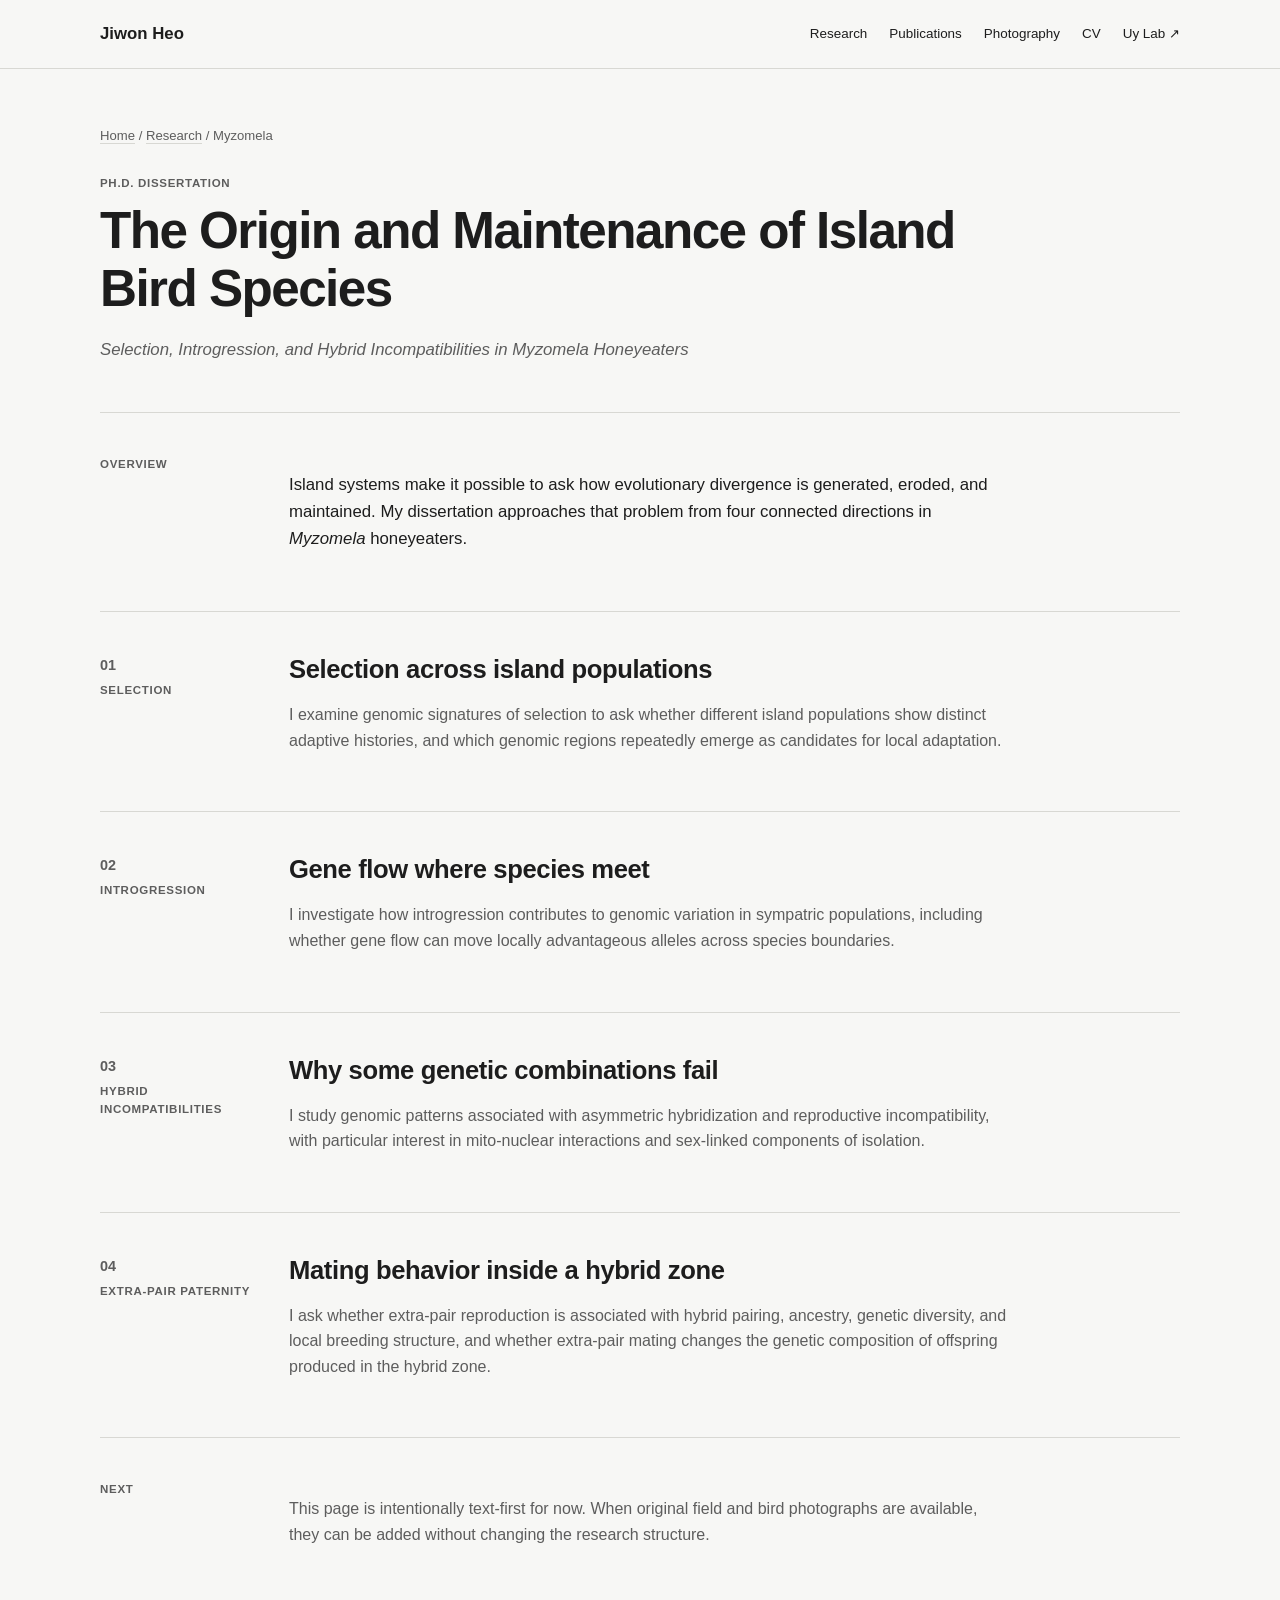
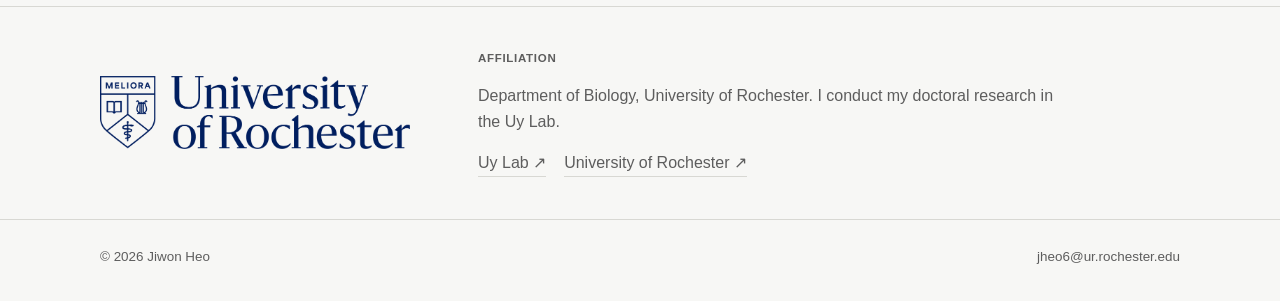
<file: research/myzomela/index.html>
<!doctype html>
<html lang="en">
<head>
  <meta charset="utf-8">
  <meta name="viewport" content="width=device-width, initial-scale=1">
  <meta name="description" content="Jiwon Heo — evolutionary biology and genomics.">
  <title>Myzomela Research — Jiwon Heo</title>
  <link rel="stylesheet" href="../../style.css">
</head>
<body>
<header class="site-header">
  <div class="shell header-inner">
    <a class="site-name" href="../../index.html">Jiwon Heo</a>
    <nav aria-label="Primary navigation">
      <a href="../../research/index.html">Research</a>
      <a href="../../publications/index.html">Publications</a>
      <a href="../../photography/index.html">Photography</a>
      <a href="../../cv/index.html">CV</a>
      <a class="external" href="https://tropbiolab.org/JACU/" target="_blank" rel="noopener">Uy Lab</a>
    </nav>
  </div>
</header>
<main>

<section class="shell page-hero">
  <div class="breadcrumb"><a href="../../index.html">Home</a> / <a href="../index.html">Research</a> / Myzomela</div>
  <div class="project-meta">Ph.D. dissertation</div>
  <h1 class="detail-title page-title">The Origin and Maintenance of Island Bird Species</h1>
  <p class="page-deck">
    <em>Selection, Introgression, and Hybrid Incompatibilities in Myzomela Honeyeaters</em>
  </p>
</section>

<section class="shell detail-layout">
  <div class="section-label">Overview</div>
  <div>
    <p class="lead-copy">
      Island systems make it possible to ask how evolutionary divergence is generated,
      eroded, and maintained. My dissertation approaches that problem from four connected
      directions in <em>Myzomela</em> honeyeaters.
    </p>
  </div>
</section>

<section id="selection" class="shell detail-layout numbered-topic">
  <div><div class="big-number">01</div><div class="section-label">Selection</div></div>
  <div>
    <h2>Selection across island populations</h2>
    <p>
      I examine genomic signatures of selection to ask whether different island populations
      show distinct adaptive histories, and which genomic regions repeatedly emerge as
      candidates for local adaptation.
    </p>
  </div>
</section>

<section id="introgression" class="shell detail-layout numbered-topic">
  <div><div class="big-number">02</div><div class="section-label">Introgression</div></div>
  <div>
    <h2>Gene flow where species meet</h2>
    <p>
      I investigate how introgression contributes to genomic variation in sympatric populations,
      including whether gene flow can move locally advantageous alleles across species boundaries.
    </p>
  </div>
</section>

<section id="incompatibilities" class="shell detail-layout numbered-topic">
  <div><div class="big-number">03</div><div class="section-label">Hybrid incompatibilities</div></div>
  <div>
    <h2>Why some genetic combinations fail</h2>
    <p>
      I study genomic patterns associated with asymmetric hybridization and reproductive
      incompatibility, with particular interest in mito-nuclear interactions and sex-linked
      components of isolation.
    </p>
  </div>
</section>

<section id="epp" class="shell detail-layout numbered-topic">
  <div><div class="big-number">04</div><div class="section-label">Extra-pair paternity</div></div>
  <div>
    <h2>Mating behavior inside a hybrid zone</h2>
    <p>
      I ask whether extra-pair reproduction is associated with hybrid pairing, ancestry,
      genetic diversity, and local breeding structure, and whether extra-pair mating changes
      the genetic composition of offspring produced in the hybrid zone.
    </p>
  </div>
</section>

<section class="shell detail-layout">
  <div class="section-label">Next</div>
  <div>
    <p>
      This page is intentionally text-first for now. When original field and bird photographs
      are available, they can be added without changing the research structure.
    </p>
  </div>
</section>

</main>
<section class="affiliation">
  <div class="shell affiliation-inner">
    <a href="https://www.rochester.edu/" target="_blank" rel="noopener" aria-label="University of Rochester">
      <img class="ur-logo" src="../../assets/university-of-rochester-logo.png" alt="University of Rochester">
    </a>
    <div class="affiliation-copy">
      <div class="section-label">Affiliation</div>
      <p>Department of Biology, University of Rochester. I conduct my doctoral research in the Uy Lab.</p>
      <div class="affiliation-links">
        <a href="https://tropbiolab.org/JACU/" target="_blank" rel="noopener">Uy Lab ↗</a>
        <a href="https://www.rochester.edu/" target="_blank" rel="noopener">University of Rochester ↗</a>
      </div>
    </div>
  </div>
</section>
<footer class="site-footer">
  <div class="shell footer-inner">
    <span>© 2026 Jiwon Heo</span>
    <a href="mailto:jheo6@ur.rochester.edu">jheo6@ur.rochester.edu</a>
  </div>
</footer>
</body>
</html>
</file>
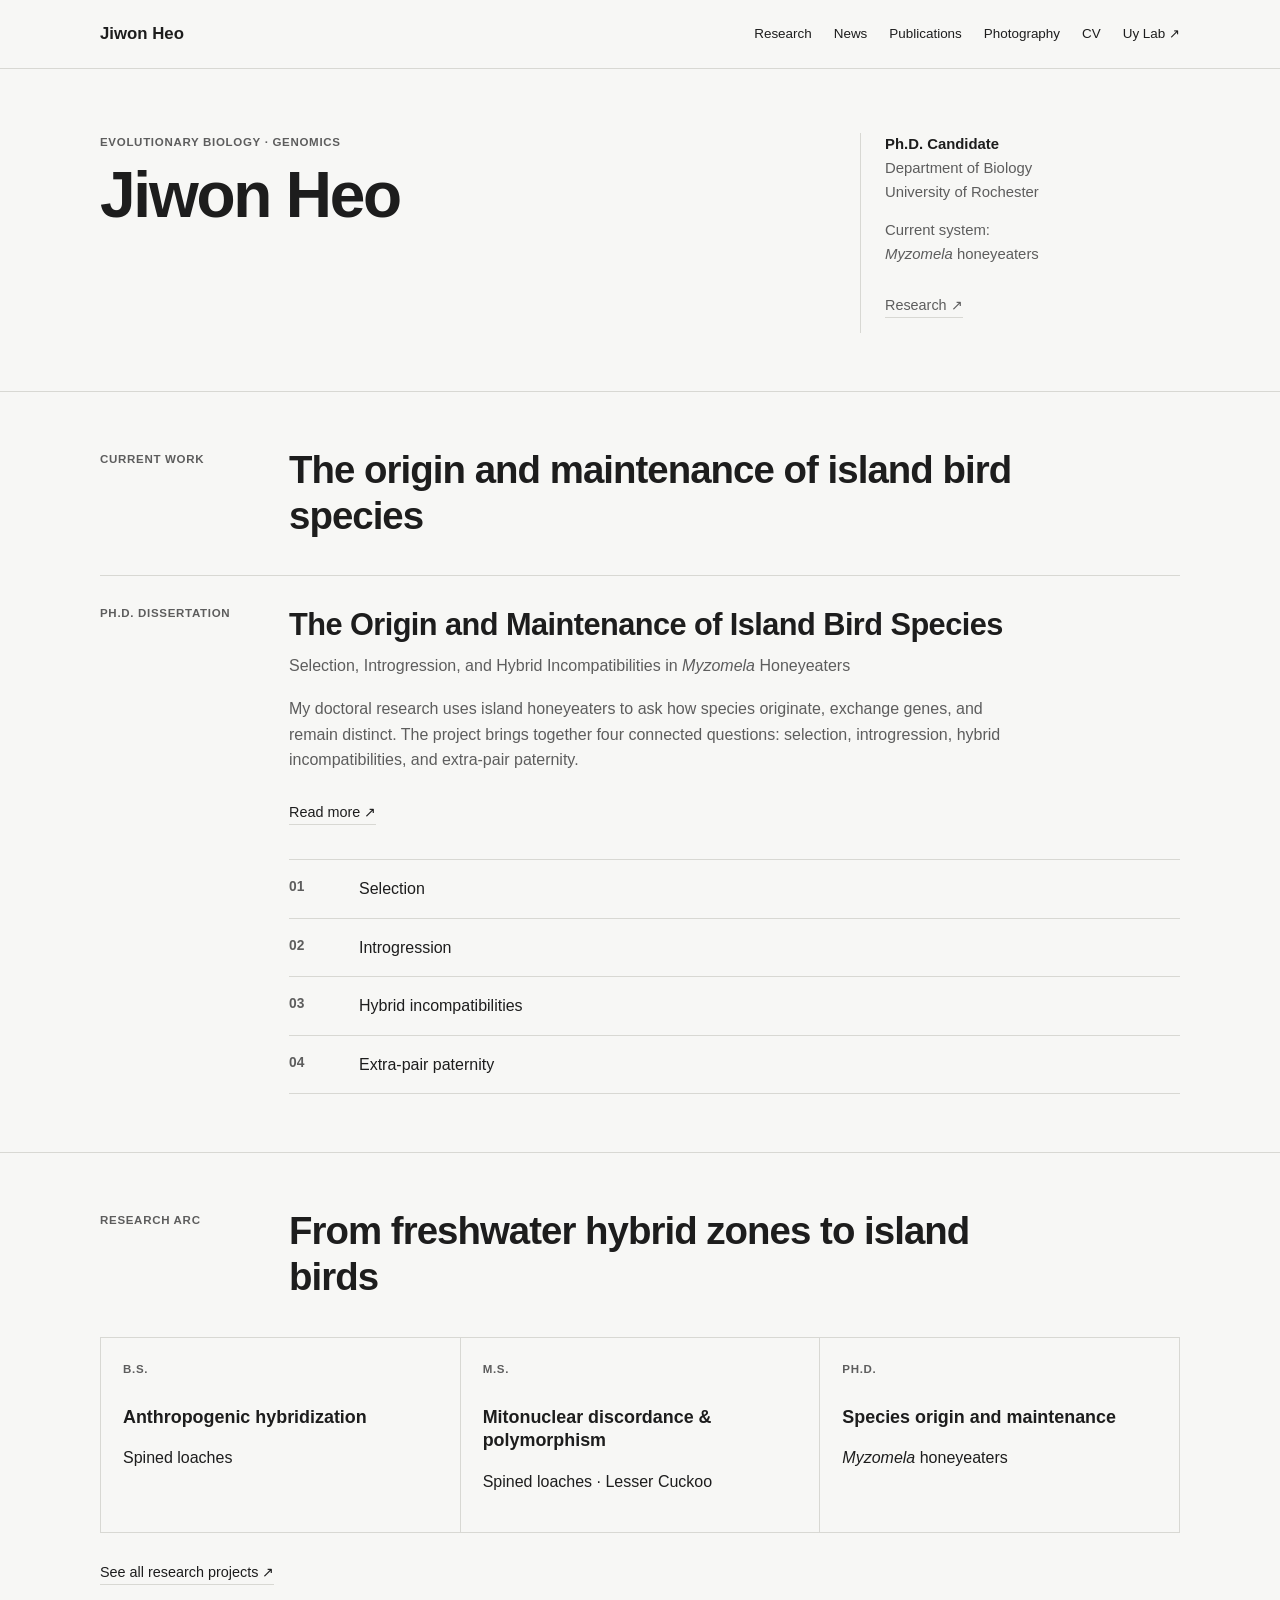
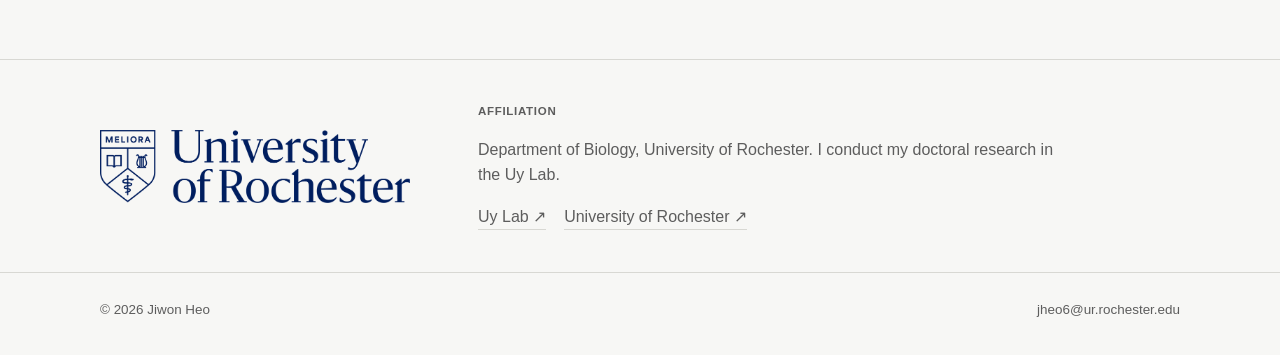
<file: index_with_news.html>
<!doctype html>
<html lang="en">
<head>
  <meta charset="utf-8">
  <meta name="viewport" content="width=device-width, initial-scale=1">
  <meta name="description" content="Jiwon Heo — evolutionary biology and genomics.">
  <title>Jiwon Heo</title>
  <link rel="stylesheet" href="style.css">
</head>
<body>
<header class="site-header">
  <div class="shell header-inner">
    <a class="site-name" href="index.html">Jiwon Heo</a>
    <nav aria-label="Primary navigation">
      <a href="research/index.html">Research</a>
      <a href="news/index.html">News</a>
      <a href="publications/index.html">Publications</a>
      <a href="photography/index.html">Photography</a>
      <a href="cv/index.html">CV</a>
      <a class="external" href="https://tropbiolab.org/JACU/" target="_blank" rel="noopener">Uy Lab</a>
    </nav>
  </div>
</header>
<main>

<section class="shell hero">
  <div>
    <div class="kicker">Evolutionary biology · genomics</div>
    <h1>Jiwon Heo</h1>
  </div>
  <aside class="hero-side">
    <p><strong>Ph.D. Candidate</strong><br>Department of Biology<br>University of Rochester</p>
    <p>Current system:<br><em>Myzomela</em> honeyeaters</p>
    <p><a class="text-link" href="research/index.html">Research</a></p>
  </aside>
</section>

<section class="rule-section">
  <div class="shell">
    <div class="section-head">
      <div class="section-label">Current work</div>
      <h2>The origin and maintenance of island bird species</h2>
    </div>

    <div class="current-project">
      <div class="project-meta">Ph.D. dissertation</div>
      <div>
        <h3>The Origin and Maintenance of Island Bird Species</h3>
        <p class="subtitle">Selection, Introgression, and Hybrid Incompatibilities in <em>Myzomela</em> Honeyeaters</p>
        <p class="project-summary">
          My doctoral research uses island honeyeaters to ask how species originate,
          exchange genes, and remain distinct. The project brings together four connected
          questions: selection, introgression, hybrid incompatibilities, and extra-pair paternity.
        </p>
        <a class="read-more" href="research/myzomela/index.html">Read more</a>

        <div class="topic-index" aria-label="PhD research topics">
          <a class="topic-row" href="research/myzomela/index.html#selection">
            <span class="topic-number">01</span><span class="topic-name">Selection</span>
          </a>
          <a class="topic-row" href="research/myzomela/index.html#introgression">
            <span class="topic-number">02</span><span class="topic-name">Introgression</span>
          </a>
          <a class="topic-row" href="research/myzomela/index.html#incompatibilities">
            <span class="topic-number">03</span><span class="topic-name">Hybrid incompatibilities</span>
          </a>
          <a class="topic-row" href="research/myzomela/index.html#epp">
            <span class="topic-number">04</span><span class="topic-name">Extra-pair paternity</span>
          </a>
        </div>
      </div>
    </div>
  </div>
</section>

<section class="rule-section">
  <div class="shell">
    <div class="section-head">
      <div class="section-label">Research arc</div>
      <h2>From freshwater hybrid zones to island birds</h2>
    </div>

    <div class="research-arc">
      <div>
        <div class="field-note">B.S.</div>
        <h3>Anthropogenic hybridization</h3>
        <p>Spined loaches</p>
      </div>
      <div>
        <div class="field-note">M.S.</div>
        <h3>Mitonuclear discordance & polymorphism</h3>
        <p>Spined loaches · Lesser Cuckoo</p>
      </div>
      <div>
        <div class="field-note">Ph.D.</div>
        <h3>Species origin and maintenance</h3>
        <p><em>Myzomela</em> honeyeaters</p>
      </div>
    </div>

    <p><a class="read-more" href="research/index.html">See all research projects</a></p>
  </div>
</section>

</main>
<section class="affiliation">
  <div class="shell affiliation-inner">
    <a href="https://www.rochester.edu/" target="_blank" rel="noopener" aria-label="University of Rochester">
      <img class="ur-logo" src="assets/university-of-rochester-logo.png" alt="University of Rochester">
    </a>
    <div class="affiliation-copy">
      <div class="section-label">Affiliation</div>
      <p>Department of Biology, University of Rochester. I conduct my doctoral research in the Uy Lab.</p>
      <div class="affiliation-links">
        <a href="https://tropbiolab.org/JACU/" target="_blank" rel="noopener">Uy Lab ↗</a>
        <a href="https://www.rochester.edu/" target="_blank" rel="noopener">University of Rochester ↗</a>
      </div>
    </div>
  </div>
</section>
<footer class="site-footer">
  <div class="shell footer-inner">
    <span>© 2026 Jiwon Heo</span>
    <a href="mailto:jheo6@ur.rochester.edu">jheo6@ur.rochester.edu</a>
  </div>
</footer>
</body>
</html>
</file>
<file: style.css>
:root {
  --paper: #f7f7f5;
  --ink: #1d1d1d;
  --soft-ink: #5d5d5d;
  --rule: #d8d8d3;
  --moss: #45574a;
  --red: #8a3632;
  --max: 1080px;
}

* { box-sizing: border-box; }
html { scroll-behavior: smooth; }

body {
  margin: 0;
  background: var(--paper);
  color: var(--ink);
  font-family: Helvetica, Arial, sans-serif;
  font-size: 16px;
  line-height: 1.6;
  -webkit-font-smoothing: antialiased;
}

a { color: inherit; }
a:hover { color: var(--moss); }
img { display: block; max-width: 100%; height: auto; }

.shell {
  width: min(var(--max), calc(100% - 48px));
  margin: 0 auto;
}

/* Header */
.site-header {
  background: var(--paper);
  border-bottom: 1px solid var(--rule);
}

.header-inner {
  min-height: 68px;
  display: flex;
  align-items: center;
  justify-content: space-between;
  gap: 28px;
}

.site-name {
  font-size: 1.05rem;
  font-weight: 600;
  text-decoration: none;
}

nav {
  display: flex;
  flex-wrap: wrap;
  justify-content: flex-end;
  gap: 22px;
}

nav a {
  text-decoration: none;
  font-size: .84rem;
  font-weight: 500;
}

nav .external::after,
.read-more::after,
.text-link::after { content: " ↗"; }

/* Homepage */
.hero {
  display: grid;
  grid-template-columns: 1fr 320px;
  gap: 64px;
  align-items: start;
  padding: 64px 0 58px;
}

.kicker,
.project-meta,
.section-label,
.field-note {
  margin-bottom: 10px;
  color: var(--soft-ink);
  text-transform: uppercase;
  letter-spacing: .06em;
  font-size: .72rem;
  font-weight: 600;
}

.hero h1 {
  margin: 0;
  font-family: Helvetica, Arial, sans-serif;
  font-size: clamp(2.5rem, 5vw, 4rem);
  line-height: 1.08;
  font-weight: 600;
  letter-spacing: -.035em;
}

.hero-side {
  border-left: 1px solid var(--rule);
  padding-left: 24px;
}

.hero-side p {
  margin: 0 0 15px;
  color: var(--soft-ink);
  font-size: .93rem;
}

.hero-side strong {
  color: var(--ink);
  font-weight: 600;
}

/* Shared section layout */
.rule-section {
  border-top: 1px solid var(--rule);
  padding: 58px 0;
}

.section-head {
  display: grid;
  grid-template-columns: 155px 1fr;
  gap: 34px;
  margin-bottom: 36px;
}

.section-head h2,
.page-title,
.detail-title,
.current-project h3,
.project-list h3,
.detail-layout h2,
.research-arc h3,
.placeholder-copy h1 {
  font-family: Helvetica, Arial, sans-serif;
  font-style: normal;
}

.section-head h2 {
  margin: -3px 0 0;
  max-width: 760px;
  font-size: clamp(1.75rem, 3vw, 2.45rem);
  line-height: 1.2;
  font-weight: 600;
  letter-spacing: -.025em;
}

.intro {
  max-width: 720px;
  font-size: 1.05rem;
}

.current-project {
  display: grid;
  grid-template-columns: 155px 1fr;
  gap: 34px;
  border-top: 1px solid var(--rule);
  padding-top: 28px;
}

.current-project h3 {
  margin: 2px 0 8px;
  max-width: 800px;
  font-size: clamp(1.45rem, 2.4vw, 2rem);
  line-height: 1.25;
  font-weight: 600;
  letter-spacing: -.018em;
}

.current-project .subtitle {
  margin: 0 0 18px;
  max-width: 800px;
  color: var(--soft-ink);
  font-size: 1rem;
  font-style: normal;
}

.project-summary,
.project-list p,
.detail-layout p,
.affiliation-copy,
.page-deck {
  color: var(--soft-ink);
}

.project-summary { max-width: 720px; }

.read-more,
.text-link {
  display: inline-block;
  margin-top: 12px;
  text-decoration: none;
  border-bottom: 1px solid var(--rule);
  font-size: .9rem;
}

.topic-index {
  margin-top: 34px;
  border-top: 1px solid var(--rule);
}

.topic-row {
  display: grid;
  grid-template-columns: 54px 1fr;
  gap: 16px;
  padding: 16px 0;
  border-bottom: 1px solid var(--rule);
  text-decoration: none;
}

.topic-number {
  color: var(--soft-ink);
  font-size: .86rem;
  font-weight: 600;
}

.topic-name {
  font-size: 1rem;
  font-weight: 500;
}

/* Research lists */
.project-list { border-top: 1px solid var(--rule); }

.project-list article {
  display: grid;
  grid-template-columns: 155px 1fr;
  gap: 34px;
  padding: 30px 0 34px;
  border-bottom: 1px solid var(--rule);
}

.project-list h3 {
  margin: 2px 0 8px;
  max-width: 760px;
  font-size: clamp(1.3rem, 2vw, 1.65rem);
  line-height: 1.3;
  font-weight: 600;
  letter-spacing: -.015em;
}

.project-list p { max-width: 700px; }

.research-arc {
  display: grid;
  grid-template-columns: repeat(3, 1fr);
  border-top: 1px solid var(--rule);
  border-left: 1px solid var(--rule);
}

.research-arc > div {
  min-height: 170px;
  padding: 22px;
  border-right: 1px solid var(--rule);
  border-bottom: 1px solid var(--rule);
}

.research-arc h3 {
  margin: 28px 0 6px;
  font-size: 1.12rem;
  line-height: 1.3;
  font-weight: 600;
}

/* Interior pages */
.page-hero { padding: 56px 0 48px; }

.breadcrumb {
  margin-bottom: 28px;
  color: var(--soft-ink);
  font-size: .82rem;
}

.breadcrumb a {
  text-decoration: none;
  border-bottom: 1px solid var(--rule);
}

.page-title {
  max-width: 900px;
  margin: 0;
  font-size: clamp(2.2rem, 4vw, 3.35rem);
  line-height: 1.12;
  font-weight: 600;
  letter-spacing: -.03em;
}

.page-deck {
  max-width: 760px;
  margin: 20px 0 0;
  font-size: 1.05rem;
}

.detail-layout {
  display: grid;
  grid-template-columns: 155px minmax(0, 720px);
  gap: 34px;
  padding: 42px 0;
  border-top: 1px solid var(--rule);
}

.detail-layout h2 {
  margin: 0 0 12px;
  font-size: clamp(1.35rem, 2vw, 1.75rem);
  line-height: 1.25;
  font-weight: 600;
  letter-spacing: -.015em;
}

.detail-layout .lead-copy {
  color: var(--ink);
  font-size: 1.05rem;
}

.numbered-topic { scroll-margin-top: 20px; }
.numbered-topic .big-number {
  margin-bottom: 4px;
  color: var(--soft-ink);
  font-size: .9rem;
  font-weight: 600;
}

.note-box {
  margin-top: 24px;
  padding: 18px 20px;
  border-left: 2px solid var(--moss);
  background: #efefeb;
  color: var(--soft-ink);
}

.placeholder-copy {
  max-width: 720px;
  padding: 68px 0 90px;
}

.placeholder-copy h1 {
  margin: 0 0 20px;
  font-size: clamp(2.2rem, 4vw, 3.2rem);
  line-height: 1.15;
  font-weight: 600;
  letter-spacing: -.025em;
}

/* Affiliation */
.affiliation {
  border-top: 1px solid var(--rule);
  padding: 42px 0;
}

.affiliation-inner {
  display: grid;
  grid-template-columns: minmax(240px, 330px) 1fr;
  gap: 48px;
  align-items: center;
}

.ur-logo { width: min(310px, 100%); }
.affiliation-copy { max-width: 580px; }

.affiliation-links {
  display: flex;
  flex-wrap: wrap;
  gap: 18px;
  margin-top: 12px;
}

.affiliation-links a {
  text-decoration: none;
  border-bottom: 1px solid var(--rule);
}

.site-footer {
  border-top: 1px solid var(--rule);
  padding: 26px 0 34px;
}

.footer-inner {
  display: flex;
  flex-wrap: wrap;
  justify-content: space-between;
  gap: 18px;
  color: var(--soft-ink);
  font-size: .84rem;
}

.footer-inner a { text-decoration: none; }

@media (max-width: 760px) {
  .shell { width: min(100% - 30px, var(--max)); }

  .header-inner {
    align-items: flex-start;
    flex-direction: column;
    padding: 16px 0;
  }

  nav {
    justify-content: flex-start;
    gap: 10px 16px;
  }

  .hero {
    grid-template-columns: 1fr;
    gap: 28px;
    padding: 48px 0 42px;
  }

  .hero-side {
    border-left: 0;
    border-top: 1px solid var(--rule);
    padding: 18px 0 0;
  }

  .section-head,
  .current-project,
  .project-list article,
  .detail-layout,
  .affiliation-inner {
    grid-template-columns: 1fr;
    gap: 14px;
  }

  .research-arc { grid-template-columns: 1fr; }
  .topic-row { grid-template-columns: 44px 1fr; }
}
</file>
